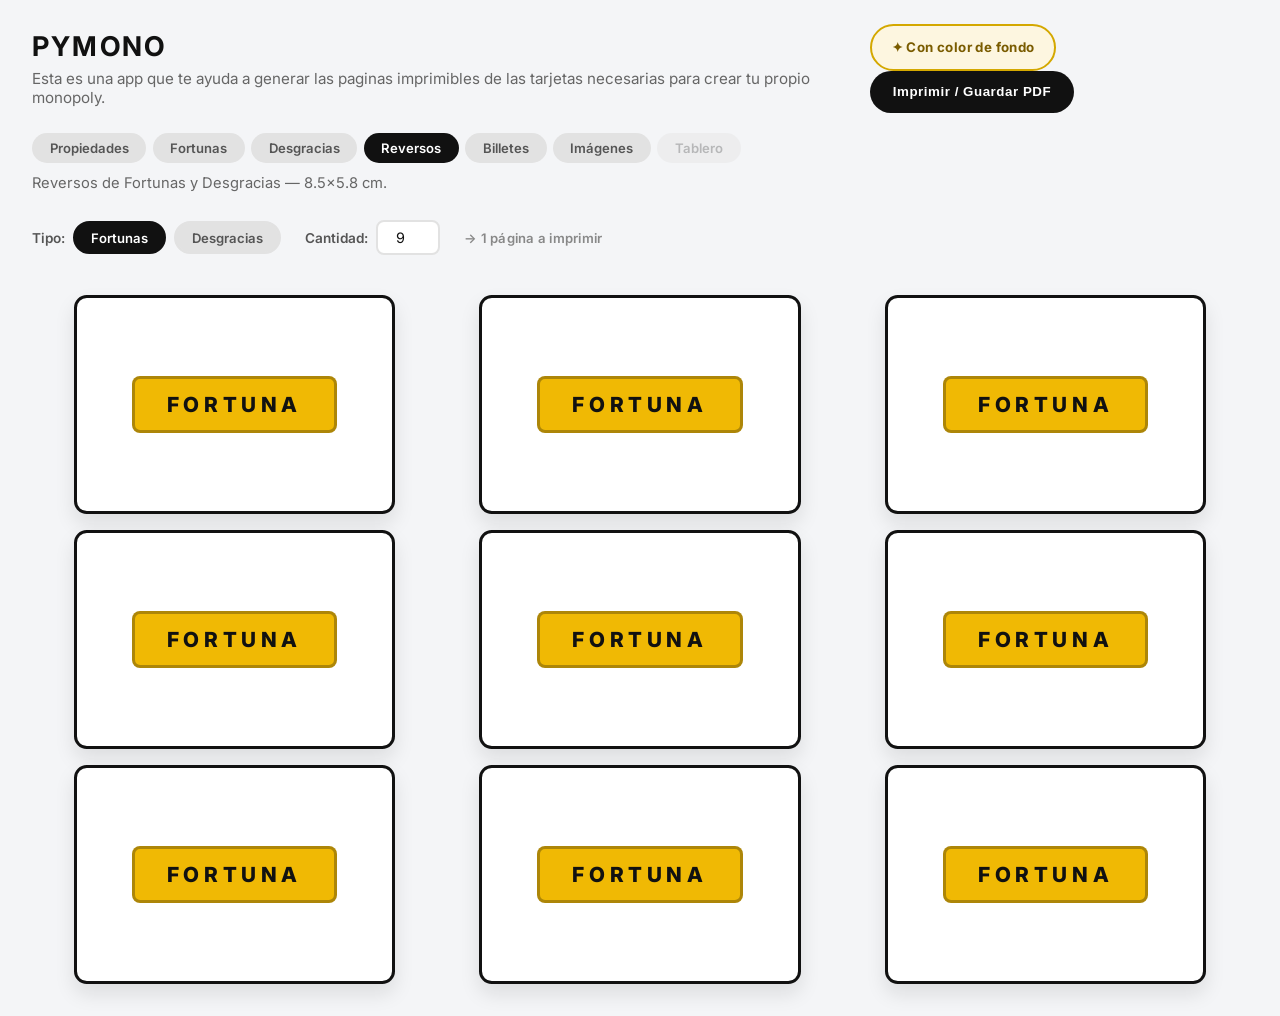
<file: templates/reversos.html>
<!doctype html>
<html lang="es">
<head>
  <meta charset="utf-8">
  <meta name="viewport" content="width=device-width, initial-scale=1">
  <title>PyMono - Reversos</title>
  <link rel="stylesheet" href="/static/styles.css">
  <style>
    @media print {
      /* 3mm margins so 3×8.5cm fits on landscape letter */
      @page { size: auto; margin: 3mm; }
      .app-header, .app-header *,
      .section-nav, .section-nav *,
      .reverso-controls, .reverso-controls *,
      .actions, .actions * {
        display: none !important;
        visibility: hidden !important;
        height: 0 !important;
        margin: 0 !important;
        padding: 0 !important;
      }
    }
  </style>
</head>
<body>
  <header class="app-header">
    <div>
      <h1>PyMono</h1>
      <p>Esta es una app que te ayuda a generar las paginas imprimibles de las tarjetas necesarias para crear tu propio monopoly.</p>
    </div>
    <div class="actions">
      <button id="btn-color-reverso" class="btn-color">✦ Con color de fondo</button>
      <button onclick="window.print()">Imprimir / Guardar PDF</button>
    </div>
  </header>

  <nav class="section-nav">
    <a href="/" class="nav-tab">Propiedades</a>
    <a href="/fortunas" class="nav-tab">Fortunas</a>
    <a href="/desgracias" class="nav-tab">Desgracias</a>
    <a href="/reversos" class="nav-tab nav-tab--active">Reversos</a>
    <a href="/billetes" class="nav-tab">Billetes</a>
    <a href="/imagenes" class="nav-tab">Imágenes</a>
    <span class="nav-tab nav-tab--disabled">Tablero</span>
  </nav>

  <p class="section-description">Reversos de Fortunas y Desgracias — 8.5×5.8 cm.</p>

  <div class="reverso-controls">
    <div class="control-group">
      <span class="control-label">Tipo:</span>
      <button class="tipo-btn tipo-btn--active" data-tipo="fortuna">Fortunas</button>
      <button class="tipo-btn" data-tipo="desgracia">Desgracias</button>
    </div>
    <div class="control-group">
      <label class="control-label" for="cantidad">Cantidad:</label>
      <input type="number" id="cantidad" value="9" min="1" max="99" class="cantidad-input">
    </div>
    <span class="pages-info" id="pages-info"></span>
  </div>

  <main class="fyd-grid" id="reverso-grid"></main>

  <script>
    let tipo = 'fortuna';
    let cantidad = 9;
    const grid = document.getElementById('reverso-grid');

    function renderCards() {
      grid.innerHTML = '';
      const label = tipo === 'fortuna' ? 'FORTUNA' : 'DESGRACIA';
      for (let i = 0; i < cantidad; i++) {
        if (i % 3 === 0) {
          const row = document.createElement('div');
          row.className = 'fyd-print-row';
          grid.appendChild(row);
        }
        const row = grid.lastElementChild;
        const card = document.createElement('article');
        card.className = `fyd-reverso fyd-reverso--${tipo}`;
        card.innerHTML = `<div class="fyd-reverso-inner"><span class="fyd-reverso-label">${label}</span></div>`;
        row.appendChild(card);
      }
    }

    document.querySelectorAll('.tipo-btn').forEach(btn => {
      btn.addEventListener('click', () => {
        document.querySelectorAll('.tipo-btn').forEach(b => b.classList.remove('tipo-btn--active'));
        btn.classList.add('tipo-btn--active');
        tipo = btn.dataset.tipo;
        renderCards();
      });
    });

    document.getElementById('cantidad').addEventListener('input', e => {
      cantidad = Math.max(1, parseInt(e.target.value) || 1);
      renderCards();
    });

    function updatePages() {
      const pages = Math.ceil(cantidad / 9); // 3 cols × 3 rows per landscape page
      document.getElementById('pages-info').textContent =
        `\u2192 ${pages} p\u00e1gina${pages !== 1 ? 's' : ''} a imprimir`;
    }

    renderCards();
    updatePages();

    // Color toggle
    const btnColor = document.getElementById('btn-color-reverso');
    function setColorMode(activo) {
      grid.classList.toggle('reverso-colores', activo);
      btnColor.classList.toggle('is-active', activo);
      btnColor.textContent = activo ? '✦ Sin color de fondo' : '✦ Con color de fondo';
    }
    setColorMode(localStorage.getItem('reversoColor') === '1');
    btnColor.addEventListener('click', () => {
      const activo = !grid.classList.contains('reverso-colores');
      localStorage.setItem('reversoColor', activo ? '1' : '0');
      setColorMode(activo);
    });
    // Update pages count on quantity change
    document.getElementById('cantidad').addEventListener('input', updatePages);  </script>
</body>
</html>
</file>
<file: static/styles.css>
@import url('https://fonts.googleapis.com/css2?family=Inter:wght@400;600;700;800&family=Montserrat:wght@400;600;700;800&display=swap');

:root {
  font-family: "Inter", "Montserrat", "Segoe UI", Arial, sans-serif;
  color: #111111;
  background: #f4f5f7;
}

* {
  box-sizing: border-box;
}

html,
body {
  margin: 0;
  min-height: 100vh;
  background: #f4f5f7;
}

body {
  color: #111111;
}

.app-header {
  display: flex;
  justify-content: space-between;
  align-items: center;
  gap: 1rem;
  padding: 1.5rem 2rem 0.5rem;
}

.app-header h1 {
  margin: 0;
  font-size: 1.7rem;
  letter-spacing: 0.08em;
  text-transform: uppercase;
}

.app-header p {
  margin: 0.35rem 0 0;
  color: #666666;
  font-size: 0.95rem;
}

/* Print / primary action button */
.actions button:not(.btn-color) {
  border: none;
  background: #111111;
  color: white;
  font-weight: 700;
  padding: 0.85rem 1.4rem;
  border-radius: 999px;
  cursor: pointer;
  letter-spacing: 0.04em;
  transition: opacity 0.15s;
}

.actions button:not(.btn-color):hover {
  opacity: 0.82;
}

.cards-grid {
  display: grid;
  grid-template-columns: repeat(auto-fill, minmax(6.5cm, 1fr));
  gap: 1rem 1px; /* row-gap column-gap: keep vertical spacing, reduce horizontal to 1px */
  padding: 1.5rem 2rem 2rem;
  justify-items: center;
}

.card {
  width: 6.5cm;
  display: grid;
  gap: 1rem;
}

.card-face {
  width: 6.5cm;
  height: 8cm;
  max-height: 8cm;
  border-radius: 1rem;
  background: #ffffff;
  border: 1px solid rgba(17, 17, 17, 0.12);
  box-shadow: 0 12px 22px rgba(17, 17, 17, 0.06);
  display: grid;
  grid-template-rows: auto 1fr;
  overflow: hidden;
  color: #111111;
}

.card-bar {
  height: 1.8cm;
  display: grid;
  place-items: center;
  padding: 0.65rem 0.6rem;
  border-radius: 1rem 1rem 0 0;
  -webkit-print-color-adjust: exact;
  print-color-adjust: exact;
}

.card-head {
  width: 100%;
  padding: 0;
  text-align: center;
  color: white;
  background: transparent;
}

.card-head h2 {
  margin: 0;
  font-size: 1.15rem;
  line-height: 1.1;
  letter-spacing: 0.08em;
  font-weight: 800;
  text-transform: uppercase;
}

.card-city {
  margin: 0.35rem 0 0;
  color: rgba(255, 255, 255, 0.92);
  font-size: 0.78rem;
  letter-spacing: 0.04em;
}

.rent-block,
.table-block,
.mortgage-block,
.construction-block,
.back-mortgage-block,
.back-content {
  background: #ffffff;
  border: 1px solid rgba(17, 17, 17, 0.12);
  border-radius: 1rem;
}

.rent-block,
.table-block,
.mortgage-block,
.construction-block,
.back-mortgage-block {
  padding: 0.75rem 0.85rem;
}

.rent-block {
  display: flex;
  justify-content: space-between;
  align-items: baseline;
  gap: 0.65rem;
}

.rent-label,
.mortgage-title,
.back-mortgage-label,
.table-header span {
  color: #111111;
  font-size: 0.72rem;
  font-weight: 700;
  letter-spacing: 0.14em;
  text-transform: uppercase;
}

.rent-value,
.mortgage-value,
.back-mortgage-value {
  color: #111111;
  font-size: 1.1rem;
  font-weight: 800;
}

.table-block {
  display: grid;
  gap: 0.3rem;
  padding-top: 0.75rem;
  padding-bottom: 0.75rem;
}

.table-row {
  display: grid;
  grid-template-columns: 1.5fr 0.9fr 0.9fr;
  gap: 0.65rem;
  align-items: center;
  font-size: 0.76rem;
  color: #111111;
  line-height: 1.2;
}

.table-row strong,
.table-row span:last-child {
  text-align: right;
}

.table-header {
  color: #111111;
  text-transform: uppercase;
  letter-spacing: 0.08em;
  font-size: 0.68rem;
  font-weight: 700;
}

.icon-row {
  display: flex;
  justify-content: center;
  gap: 0.22rem;
}

.icon {
  width: 0.7rem;
  height: 0.7rem;
  display: inline-block;
  vertical-align: middle;
  flex: 0 0 auto;
}

.icon.house {
  background: #24B04A;
  border-radius: 0.12rem 0.12rem 0 0;
}

.icon.hotel {
  background: #D62828;
  border-radius: 0.12rem;
}

.separator {
  height: 1px;
  background: rgba(17, 17, 17, 0.08);
  margin: 0.12rem 0;
}

.mortgage-block {
  display: grid;
  gap: 0.35rem;
  padding-bottom: 0.75rem;
}

.construction-block {
  display: grid;
  gap: 0.25rem;
  padding: 0.35rem 0.85rem 0.75rem;
  text-align: center;
}

.mortgage-row,
.back-mortgage-row {
  display: flex;
  justify-content: space-between;
  align-items: center;
  gap: 0.65rem;
}

.mortgage-row strong,
.back-mortgage-row strong {
  font-weight: 800;
}

.construction-block,
.back-content {
  display: grid;
  gap: 0.35rem;
  padding-bottom: 0.75rem;
}

.construction-text,
.back-meta {
  color: #111111;
  font-size: 0.74rem;
  line-height: 1.35;
  align-items: center;
}

.card-back {
  padding: 0.5rem;
  background: #fde6e8;
   border: 10px solid #c31f2d;
}
/* Allow back card bar to use inline background color from template (prop.display_color) */

.back-head {
  padding: 0.95rem 0.95rem 0.65rem;
  text-align: center;
}

.back-pill {
  display: inline-flex;
  align-items: center;
  justify-content: center;
  padding: 0.25rem 0.65rem;
  border-radius: 999px;
  background: #f4f5f7;
  color: #111111;
  font-size: 0.72rem;
  letter-spacing: 0.12em;
  text-transform: uppercase;
  font-weight: 700;
}

.back-head h3 {
  margin: 0.65rem 0 0.25rem;
  font-size: 1rem;
  font-weight: 800;
  line-height: 1.1;
  text-transform: uppercase;
}

.back-group {
  margin: 0;
  color: #111111;
  font-size: 0.76rem;
  letter-spacing: 0.05em;
}

.back-content {
  padding: 0 0.95rem 0.9rem;
}

.back-mortgage-block {
  display: grid;
  gap: 0.35rem;
}

.back-mortgage-row {
  display: flex;
  justify-content: space-between;
  align-items: center;
  gap: 0.8rem;
  font-size: 0.88rem;
}

.back-footer {
  margin-top: 0.6rem;
  text-align: center;
  color: #111111;
  font-size: 0.82rem;
  font-weight: 800;
  letter-spacing: 0.12em;
  text-transform: uppercase;
}

/* On screen, print-row is transparent to the grid layout */
.print-row {
  display: contents;
}

/* ── Navigation ───────────────────────────────────── */
.section-nav {
  display: flex;
  gap: 0.4rem;
  padding: 0.75rem 2rem 1rem;
}

.section-description {
  margin: -0.3rem 2rem 1rem;
  color: #666666;
  font-size: 0.92rem;
}

.nav-tab {
  padding: 0.45rem 1.1rem;
  border-radius: 999px;
  font-size: 0.82rem;
  font-weight: 600;
  text-decoration: none;
  color: #555555;
  background: #e2e2e2;
  cursor: pointer;
  border: none;
  font-family: inherit;
  transition: background 0.15s, color 0.15s;
}

.nav-tab--active {
  background: #111111;
  color: #ffffff;
}

.nav-tab--disabled {
  opacity: 0.38;
  cursor: not-allowed;
  pointer-events: none;
}

/* ── Fortunas y Desgracias — botón toggle color ────── */
.btn-color {
  border: 2px solid #d4a800;
  background: #fdf6e0;
  color: #7a5c00;
  font-weight: 700;
  padding: 0.83rem 1.2rem;
  border-radius: 999px;
  cursor: pointer;
  font-family: inherit;
  letter-spacing: 0.03em;
  transition: background 0.18s, color 0.18s, border-color 0.18s;
}

.btn-color:hover {
  background: #fbedb5;
}

.btn-color.is-active {
  background: #e09c10;
  border-color: #e09c10;
  color: #ffffff;
}

.btn-color.is-active:hover {
  background: #c98a0a;
  border-color: #c98a0a;
}

/* ── Fortunas y Desgracias — grid ─────────────────── */
.fyd-grid {
  display: grid;
  grid-template-columns: repeat(auto-fill, minmax(8.5cm, 1fr));
  gap: 1rem 1px;
  padding: 1.5rem 2rem 2rem;
  justify-items: center;
}

/* Transparent on screen, flex in print */
.fyd-print-row {
  display: contents;
}

/* ── Fortunas y Desgracias — card ─────────────────── */
.fyd-card {
  width: 8.5cm;
  height: 5.8cm;
  border-radius: 0.72rem;
  background: #ffffff;
  border: 1px solid rgba(17, 17, 17, 0.16);
  box-shadow: 0 10px 20px rgba(17, 17, 17, 0.07);
  display: flex;
  flex-direction: column;
  overflow: hidden;
  color: #111111;
  box-sizing: border-box;
  -webkit-print-color-adjust: exact;
  print-color-adjust: exact;
}

.fyd-bar {
  height: 0.86cm;
  display: flex;
  align-items: center;
  justify-content: center;
  flex-shrink: 0;
  border-bottom: 1px solid rgba(17, 17, 17, 0.08);
  -webkit-print-color-adjust: exact;
  print-color-adjust: exact;
}

.fyd-card--fortuna .fyd-bar  { background: rgba(56, 255, 29, 0.338); }
.fyd-card--desgracia .fyd-bar { background: rgba(200, 60, 255, 0.299); }

.fyd-tipo {
  color: #111111;
  font-size: 0.66rem;
  font-weight: 800;
  letter-spacing: 0.18em;
  text-transform: uppercase;
}

.fyd-body {
  flex: 1;
  display: flex;
  gap: 0.44rem;
  padding: 0.42rem 0.5rem 0.48rem;
  align-items: stretch;
  min-height: 0;
}

.fyd-texto {
  flex: 1 1 58%;
  align-self: stretch;
  background: rgba(255, 255, 255, 0.72);
  border: 1px solid rgba(17, 17, 17, 0.08);
  border-radius: 0.5rem;
  padding: 0.34rem 0.42rem;
  font-family: "Montserrat", "Inter", "Segoe UI", Arial, sans-serif;
  font-size: 0.76rem;
  font-weight: 600;
  line-height: 1.35;
  margin: 0;
  color: #111111;
  overflow: hidden;
  display: block;
  text-wrap: pretty;
  hyphens: auto;
  -webkit-print-color-adjust: exact;
  print-color-adjust: exact;
}

.fyd-texto--compacto {
  font-size: 0.66rem;
  line-height: 1.28;
  font-weight: 600;
}

.fyd-texto--mini {
  font-size: 0.58rem;
  line-height: 1.2;
  font-weight: 600;
}

.fyd-image {
  flex: 0 0 38%;
  background: #eeeeee;
  border: 2px dashed rgba(17, 17, 17, 0.18);
  border-radius: 0.5rem;
  display: flex;
  align-items: center;
  justify-content: center;
  overflow: hidden;
}

.fyd-image--has-image {
  background: transparent;
  border: 0;
  border-radius: 0.42rem;
  padding: 0;
}

.fyd-card--no-image .fyd-image {
  display: none;
}

.fyd-card--no-image .fyd-texto {
  flex-basis: 100%;
  width: 100%;
  height: 100%;
}

.fyd-preview-btn {
  width: 100%;
  height: 100%;
  border: 0;
  padding: 0;
  margin: 0;
  background: transparent;
  border-radius: inherit;
  cursor: zoom-in;
  display: flex;
  align-items: center;
  justify-content: center;
}

.fyd-preview-btn:focus-visible {
  outline: 2px solid #111111;
  outline-offset: -2px;
}

.fyd-image img {
  width: 100%;
  height: 100%;
  object-fit: contain;
  object-position: center;
  display: block;
}

.fyd-image-label {
  color: #bbbbbb;
  font-size: 0.62rem;
  font-weight: 700;
  letter-spacing: 0.1em;
  text-transform: uppercase;
}

/* ── Toggle fondo de color ────────────────────────── */
.fyd-grid.fyd-colores .fyd-card--fortuna {
  background: #10f51f30;
  -webkit-print-color-adjust: exact;
  print-color-adjust: exact;
}

.fyd-grid.fyd-colores .fyd-card--desgracia {
  background: #8800ff1f;
  -webkit-print-color-adjust: exact;
  print-color-adjust: exact;
}

.fyd-grid.fyd-colores .fyd-card--fortuna .fyd-bar {
  background: #12e71233;
}

.fyd-grid.fyd-colores .fyd-card--desgracia .fyd-bar {
  background: #ca48f558;
}

.fyd-grid:not(.fyd-colores) .fyd-card,
.fyd-grid:not(.fyd-colores) .fyd-bar,
.fyd-grid:not(.fyd-colores) .fyd-texto,
.fyd-grid:not(.fyd-colores) .fyd-image--has-image {
  background-color: transparent;
}

/* ── Fortunas y Desgracias — preview grande ──────── */
.modal-open {
  overflow: hidden;
}

.fyd-modal[aria-hidden="true"] {
  display: none;
}

.fyd-modal {
  position: fixed;
  inset: 0;
  z-index: 1000;
  display: grid;
  place-items: center;
  padding: 1.5rem;
}

.fyd-modal__backdrop {
  position: absolute;
  inset: 0;
  background: rgba(0, 0, 0, 0.72);
}

.fyd-modal__content {
  position: relative;
  width: min(92vw, 760px);
  max-height: 92vh;
  background: #ffffff;
  border-radius: 1rem;
  padding: 1rem;
  box-shadow: 0 24px 70px rgba(0, 0, 0, 0.32);
  display: grid;
  gap: 0.8rem;
}

.fyd-modal__close {
  position: absolute;
  top: 0.6rem;
  right: 0.6rem;
  width: 2.2rem;
  height: 2.2rem;
  border: 0;
  border-radius: 999px;
  background: #111111;
  color: #ffffff;
  font-size: 1.4rem;
  line-height: 1;
  cursor: pointer;
}

.fyd-modal__img {
  width: 100%;
  max-height: 68vh;
  object-fit: contain;
  object-position: center;
  border-radius: 0.7rem;
  background: linear-gradient(45deg, #f0f0f0 25%, transparent 25%),
              linear-gradient(-45deg, #f0f0f0 25%, transparent 25%),
              linear-gradient(45deg, transparent 75%, #f0f0f0 75%),
              linear-gradient(-45deg, transparent 75%, #f0f0f0 75%);
  background-size: 20px 20px;
  background-position: 0 0, 0 10px, 10px -10px, -10px 0;
}

.fyd-modal__caption {
  margin: 0;
  color: #333333;
  font-size: 0.9rem;
  line-height: 1.45;
}

/* ── Reverso controls ─────────────────────────────── */
.reverso-controls {
  display: flex;
  align-items: center;
  gap: 1.5rem;
  padding: 0.75rem 2rem 1rem;
}

.control-group {
  display: flex;
  align-items: center;
  gap: 0.5rem;
}

.control-label {
  font-size: 0.85rem;
  font-weight: 600;
  color: #555555;
}

.tipo-btn {
  padding: 0.42rem 1rem;
  border-radius: 999px;
  border: 2px solid #e2e2e2;
  background: #e2e2e2;
  color: #555555;
  font-weight: 600;
  font-size: 0.82rem;
  cursor: pointer;
  font-family: inherit;
  transition: background 0.15s, color 0.15s, border-color 0.15s;
}

.tipo-btn--active {
  background: #111111;
  border-color: #111111;
  color: #ffffff;
}

.cantidad-input {
  width: 4rem;
  padding: 0.42rem 0.6rem;
  border: 2px solid #e2e2e2;
  border-radius: 0.5rem;
  font-size: 0.9rem;
  font-family: inherit;
  text-align: center;
  color: #111111;
}

#model-select {
  padding: 0.4rem 0.8rem;
  border: 2px solid #e2e2e2;
  border-radius: 0.4rem;
  font-size: 0.85rem;
  font-family: inherit;
  background: #ffffff;
  color: #111111;
  cursor: pointer;
  transition: border-color 0.15s, background 0.15s;
}

#model-select:hover {
  border-color: #111111;
}

#model-select:focus {
  outline: none;
  border-color: #111111;
  box-shadow: 0 0 0 3px rgba(17, 17, 17, 0.1);
}

.pages-info {
  font-size: 0.82rem;
  font-weight: 600;
  color: #888888;
  letter-spacing: 0.02em;
}

/* ── Imágenes IA — tabla de gestión ──────────────── */
.img-toolbar {
  display: flex;
  align-items: center;
  gap: 1.5rem;
  padding: 0.75rem 2rem 0.25rem;
  flex-wrap: wrap;
}

.img-cost-badge {
  font-size: 0.82rem;
  font-weight: 700;
  color: #2e7d32;
  background: #e8f5e9;
  padding: 0.3rem 0.8rem;
  border-radius: 999px;
}

.img-prompt-row {
  display: flex;
  align-items: flex-start;
  gap: 0.75rem;
  padding: 0.5rem 2rem 0.75rem;
}

.prompt-textarea {
  flex: 1;
  max-width: 60rem;
  border: 2px solid #e2e2e2;
  border-radius: 0.5rem;
  font-family: inherit;
  font-size: 0.82rem;
  padding: 0.45rem 0.65rem;
  color: #111111;
  resize: vertical;
}

.img-table-wrap {
  padding: 0 2rem 2rem;
  overflow-x: auto;
}

.img-table {
  width: 100%;
  border-collapse: collapse;
  font-size: 0.82rem;
}

.img-table th {
  text-align: left;
  padding: 0.5rem 0.75rem;
  border-bottom: 2px solid rgba(17,17,17,0.1);
  font-size: 0.72rem;
  font-weight: 700;
  letter-spacing: 0.1em;
  text-transform: uppercase;
  color: #555555;
}

.img-table td {
  padding: 0.5rem 0.75rem;
  border-bottom: 1px solid rgba(17,17,17,0.07);
  vertical-align: middle;
}

.img-row:hover {
  background: #f9f9f9;
}

.td-texto {
  max-width: 30rem;
  line-height: 1.4;
  color: #111111;
}

.tipo-badge {
  display: inline-flex;
  align-items: center;
  padding: 0.2rem 0.6rem;
  border-radius: 999px;
  font-size: 0.68rem;
  font-weight: 800;
  letter-spacing: 0.1em;
  text-transform: uppercase;
}

.tipo-badge--fortuna   { background: #fff8e1; color: #7a5c00; border: 1px solid #f4c030; }
.tipo-badge--desgracia { background: #fdecea; color: #7A1A1A; border: 1px solid #e57373; }

.td-img {
  text-align: center;
  display: flex;
  align-items: center;
  justify-content: center;
  min-height: 80px;
}

.img-thumb {
  width: 80px;
  height: 80px;
  object-fit: cover;
  border-radius: 0.4rem;
  border: 1px solid rgba(17,17,17,0.1);
}

.img-placeholder {
  display: inline-flex;
  align-items: center;
  justify-content: center;
  width: 80px;
  height: 80px;
  background: #eeeeee;
  border: 2px dashed rgba(17,17,17,0.2);
  border-radius: 0.4rem;
  color: #bbbbbb;
  font-size: 0.65rem;
  font-weight: 700;
  letter-spacing: 0.1em;
}

.img-error-badge {
  display: inline-flex;
  align-items: center;
  justify-content: center;
  min-width: 80px;
  min-height: 80px;
  padding: 0.3rem 0.6rem;
  background: #ff5252;
  color: #ffffff;
  border-radius: 0.4rem;
  font-size: 0.75rem;
  font-weight: 700;
  cursor: pointer;
  transition: background 0.2s;
  user-select: none;
}

.img-error-badge:hover {
  background: #ff1744;
  text-decoration: underline;
}

.img-error-badge:focus {
  outline: 2px solid #ff5252;
  outline-offset: 2px;
}

/* Error detail row */
.img-error-row td {
  padding: 0.8rem 1rem !important;
  background: #fafafa;
}

.error-detail {
  background: #ffebee;
  border-left: 4px solid #ff5252;
  padding: 0.8rem;
  border-radius: 0.3rem;
  font-size: 0.85rem;
  line-height: 1.4;
}

.error-detail strong {
  color: #c62828;
}

.error-message {
  color: #d32f2f;
  font-family: 'Monaco', 'Courier New', monospace;
  word-break: break-word;
  white-space: pre-wrap;
}

/* Spinner */
.img-spinner {
  display: inline-block;
  width: 22px;
  height: 22px;
  border: 3px solid rgba(17,17,17,0.15);
  border-top-color: #111111;
  border-radius: 50%;
  animation: spin 0.75s linear infinite;
}

@keyframes spin {
  to { transform: rotate(360deg); }
}

/* Generate button */
.btn-generar {
  border: none;
  background: #111111;
  color: #ffffff;
  font-weight: 700;
  padding: 0.85rem 1.4rem;
  border-radius: 999px;
  cursor: pointer;
  font-family: inherit;
  transition: opacity 0.15s;
}

.btn-generar:disabled {
  opacity: 0.38;
  cursor: not-allowed;
}

/* Cancel button */
.btn-cancelar {
  border: none;
  background: #ff5252;
  color: #ffffff;
  font-weight: 700;
  padding: 0.85rem 1.4rem;
  border-radius: 999px;
  cursor: pointer;
  font-family: inherit;
  transition: opacity 0.15s;
  margin-left: 0.5rem;
}

.btn-cancelar:hover {
  opacity: 0.85;
}

.btn-gen-one {
  border: 1px solid #d0d0d0;
  background: #ffffff;
  color: #111111;
  font-size: 0.75rem;
  font-weight: 600;
  padding: 0.3rem 0.7rem;
  border-radius: 0.4rem;
  cursor: pointer;
  font-family: inherit;
  transition: background 0.15s;
  white-space: nowrap;
}

.btn-gen-one:hover   { background: #f0f0f0; }
.btn-gen-one:disabled { opacity: 0.4; cursor: not-allowed; }
.fyd-reverso {
  width: 8.5cm;
  height: 5.8cm;
  border-radius: 0.8rem;
  overflow: hidden;
  display: flex;
  align-items: center;
  justify-content: center;
  box-shadow: 0 10px 20px rgba(17, 17, 17, 0.10);
  background: #ffffff;
  -webkit-print-color-adjust: exact;
  print-color-adjust: exact;
}

/* Default (no color): black border + black text — legible on colored paper */
.fyd-reverso--fortuna,
.fyd-reverso--desgracia { border: 3px solid #111111; }

.fyd-reverso--fortuna   .fyd-reverso-label,
.fyd-reverso--desgracia .fyd-reverso-label { color: #111111; }

.fyd-reverso--fortuna   .fyd-reverso-inner { background: #f0b904; border-color: rgba(17, 17, 17, 0.3); }
.fyd-reverso--desgracia .fyd-reverso-inner { background: #070606; border-color: rgba(17, 17, 17, 0.3); }

/* Color mode active */
.fyd-grid.reverso-colores .fyd-reverso--fortuna   { border-color: #0f5a0078; }
.fyd-grid.reverso-colores .fyd-reverso--desgracia { border-color: #34006c75; }

.fyd-grid.reverso-colores .fyd-reverso .fyd-reverso-label { color: #3e3e3e; }
.fyd-grid.reverso-colores .fyd-reverso .fyd-reverso-inner  { border-color: rgba(255, 255, 255, 0.4); }

.fyd-grid.reverso-colores .fyd-reverso--fortuna   .fyd-reverso-inner { background: #00f03461; }
.fyd-grid.reverso-colores .fyd-reverso--desgracia .fyd-reverso-inner { background: #c300ff77; }

.fyd-reverso-inner {
  border: 3px solid rgba(255, 255, 255, 0.4);
  border-radius: 0.5rem;
  padding: 0.8rem 2rem;
  display: flex;
  align-items: center;
  justify-content: center;
  -webkit-print-color-adjust: exact;
  print-color-adjust: exact;
}

.fyd-reverso-label {
  color: #ffffff;
  font-size: 1.3rem;
  font-weight: 800;
  letter-spacing: 0.22em;
  text-transform: uppercase;
}

/* ── Billetes ─────────────────────────────────────── */
.bill-controls {
  display: flex;
  align-items: center;
  gap: 1.5rem;
  padding: 0.75rem 2rem 1rem;
  flex-wrap: wrap;
}

.denom-btn {
  padding: 0.42rem 1rem;
  border-radius: 999px;
  border: 2px solid #e2e2e2;
  background: #e2e2e2;
  color: #555555;
  font-weight: 700;
  font-size: 0.85rem;
  cursor: pointer;
  font-family: inherit;
  transition: background 0.15s, color 0.15s, border-color 0.15s;
  min-width: 3rem;
}

.denom-btn--active {
  background: #111111;
  border-color: #111111;
  color: #ffffff;
}

.bill-grid {
  display: grid;
  grid-template-columns: repeat(auto-fill, 5cm);
  gap: 1rem 0.5rem;
  padding: 1.5rem 2rem 2rem;
  justify-items: center;
}

/* Transparent on screen so grid layout applies to bill wrappers */
.bill-print-row {
  display: contents;
}

/* Rotated bill: image is 10×5cm landscape, displayed 5×10cm portrait */
.billete-wrapper {
  width: 5cm;
  height: 10cm;
  position: relative;
  overflow: hidden;
  border-radius: 0.3rem;
  box-shadow: 0 8px 18px rgba(17, 17, 17, 0.10);
  background: #f8f8f8;
  flex-shrink: 0;
}

.billete-img {
  position: absolute;
  width: 10cm;
  height: 5cm;
  top: 50%;
  left: 50%;
  transform: translate(-50%, -50%) rotate(90deg);
  display: block;
  -webkit-print-color-adjust: exact;
  print-color-adjust: exact;
}

@media print {
  /* Allow browser to choose orientation (don't force portrait/landscape) */
  @page { size: auto; margin: 6mm; }
  html,
  body,
  .card-face,
  .card-bar,
  .back-head,
  .back-pill,
  .back-mortgage-block,
  .construction-block,
  .rent-block,
  .table-block,
  .back-content {
    -webkit-print-color-adjust: exact;
    print-color-adjust: exact;
  }

  body {
    background: #ffffff;
    width: 100%;
  }

  .app-header,
  .app-header *,
  .actions,
  .actions *,
  .section-row {
    display: none !important;
    visibility: hidden !important;
    height: 0 !important;
    margin: 0 !important;
    padding: 0 !important;
  }

  /* Switch to block so .print-row flex handles layout per page */
  .cards-grid {
    display: block;
    padding: 0;
  }

  /* Each row of 4 cards: flex row, stays on one page, breaks after */
  .print-row {
    display: flex;
    flex-direction: row;
    gap: 1px;
    margin-bottom: 4cm;
    page-break-inside: avoid;
    break-inside: avoid;
    page-break-after: always;
    break-after: page;
  }

  .print-row:last-child {
    margin-bottom: 0;
    page-break-after: auto;
    break-after: auto;
  }

  .card,
  .card-front,
  .card-back {
    box-shadow: none;
  }

  .card {
    page-break-inside: avoid;
    break-inside: avoid;
    margin: 0;
    /* Borde de corte: visible solo en impresión */
    outline: 1px dashed rgba(0, 0, 0, 0.28);
    outline-offset: -4px;
  }
  /* Section break between fortunas and desgracias */
  .section-break {
    page-break-after: always;
    break-after: page;
  }

  /* Reverso controls hidden in print */
  .reverso-controls {
    display: none !important;
  }

  .fyd-reverso {
    flex: 0 0 8.5cm;
    width: 8.5cm;
    height: 5.8cm;
    box-shadow: none;
    break-inside: avoid;
    outline: 1px dashed rgba(0, 0, 0, 0.28);
    outline-offset: -4px;
  }

  /* ── Fortunas y Desgracias — print ─────────────── */
  .section-nav,
  .section-description,
  .btn-color {
    display: none !important;
  }

  .fyd-grid {
    display: block;
    padding: 0;
  }

  .fyd-print-row {
    display: flex;
    flex-direction: row;
    gap: 1px;
    margin-bottom: 0.5rem;
    page-break-inside: avoid;
    break-inside: avoid;
  }

  .fyd-card {
    flex: 0 0 8.5cm;   /* prevent stretching in flex row */
    width: 8.5cm;
    height: 5.8cm;
    box-shadow: none;
    break-inside: avoid;
    outline: 1px dashed rgba(0, 0, 0, 0.28);
    outline-offset: -4px;
  }

  /* ── Billetes — print ───────────────────────────── */
  .bill-controls,
  .bill-controls * {
    display: none !important;
  }

  .bill-grid {
    display: block;
    padding: 0;
  }

  /* 5 bills per row × 2 rows = 10 per landscape page */
  .bill-print-row {
    display: flex;
    flex-direction: row;
    gap: 1px;
    margin-bottom: 0.5cm;
    page-break-inside: avoid;
    break-inside: avoid;
  }

  .billete-wrapper {
    flex: 0 0 5cm;
    box-shadow: none;
    break-inside: avoid;
    outline: 1px dashed rgba(0, 0, 0, 0.28);
    outline-offset: -4px;
  }
}
</file>
